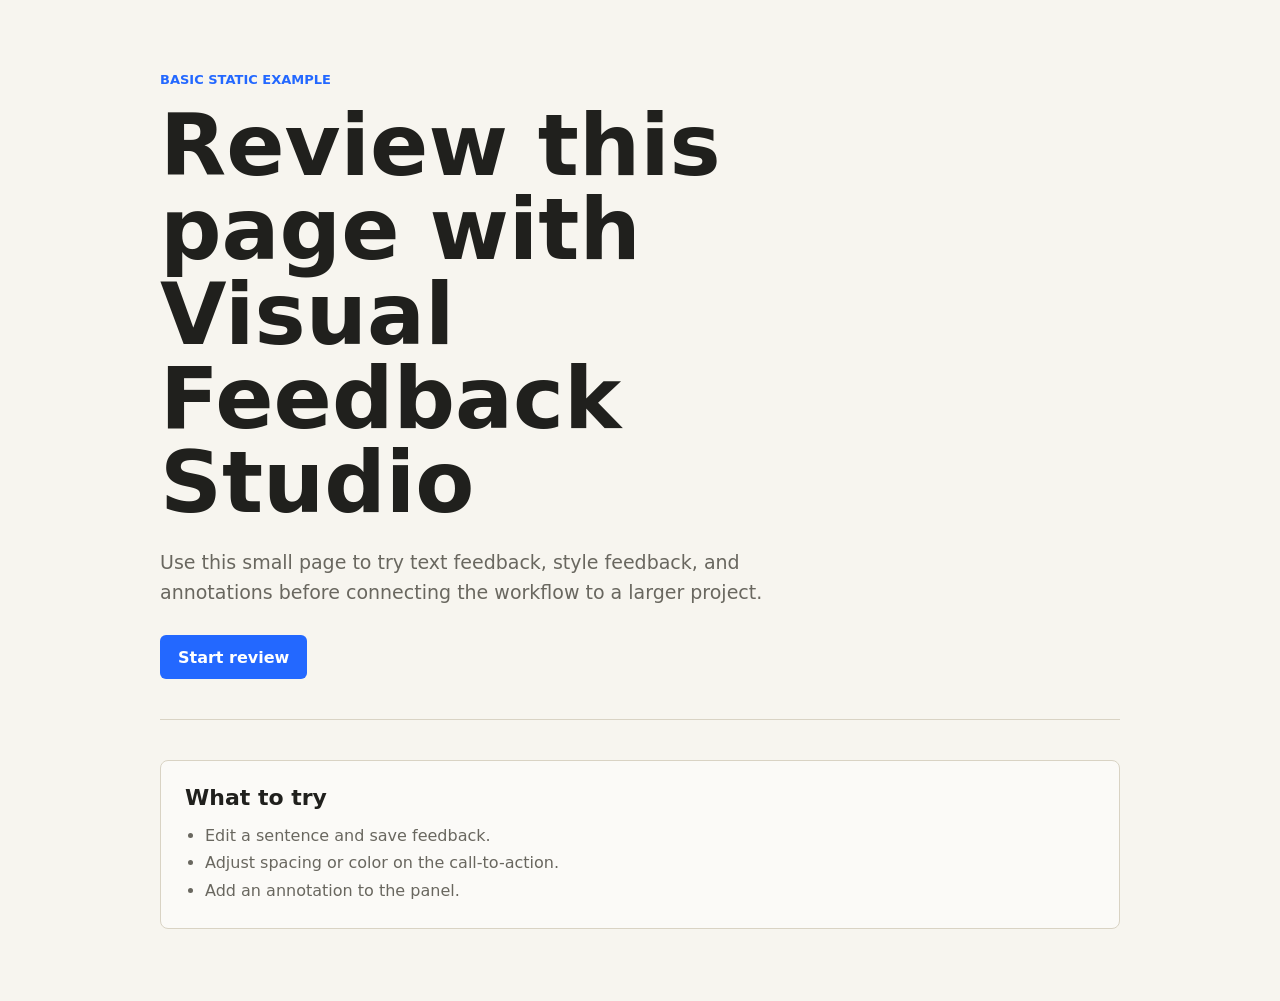
<file: examples/basic-static-preview/index.html>
<!doctype html>
<html lang="en">
  <head>
    <meta charset="utf-8" />
    <meta name="viewport" content="width=device-width, initial-scale=1" />
    <title>Visual Feedback Studio Basic Preview</title>
    <link rel="stylesheet" href="./styles.css" />
  </head>
  <body>
    <main class="page">
      <section class="hero">
        <p class="eyebrow">Basic static example</p>
        <h1>Review this page with Visual Feedback Studio</h1>
        <p class="lede">
          Use this small page to try text feedback, style feedback, and annotations before connecting the workflow to a larger project.
        </p>
        <button class="cta" type="button">Start review</button>
      </section>
      <section class="panel" aria-label="Sample content">
        <h2>What to try</h2>
        <ul>
          <li>Edit a sentence and save feedback.</li>
          <li>Adjust spacing or color on the call-to-action.</li>
          <li>Add an annotation to the panel.</li>
        </ul>
      </section>
    </main>
  </body>
</html>
</file>
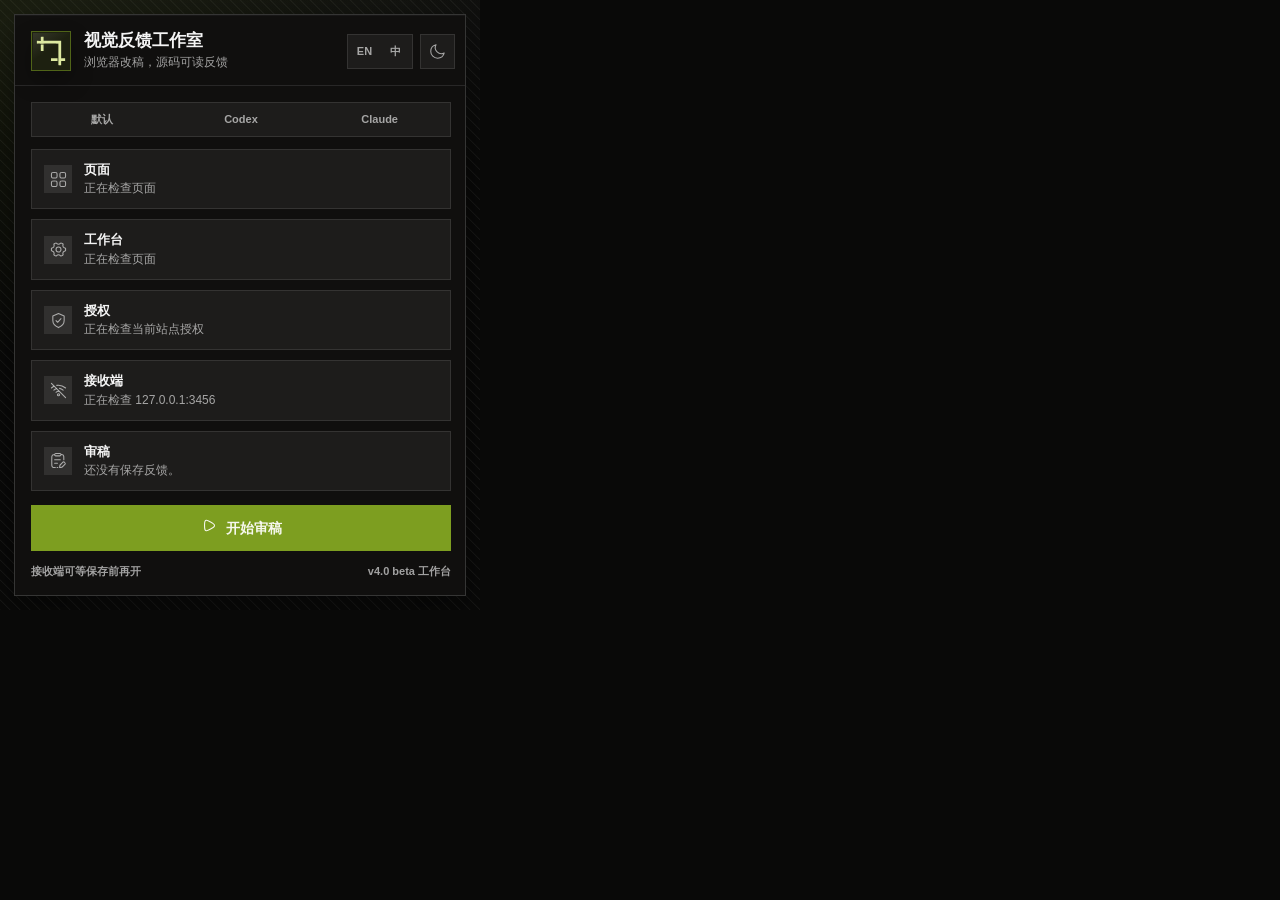
<file: chrome-extension/popup.html>
<!DOCTYPE html>
<html>
<head>
<meta charset="utf-8">
<style>
  :root {
    color-scheme: dark;
    --vfs-bg: #090908;
    --vfs-panel: #100f0e;
    --vfs-field: rgba(244, 244, 244, .055);
    --vfs-field-strong: rgba(244, 244, 244, .095);
    --vfs-line: rgba(244, 244, 244, .16);
    --vfs-line-soft: rgba(244, 244, 244, .105);
    --vfs-text: #F4F4F4;
    --vfs-muted: rgba(244, 244, 244, .64);
    --vfs-accent: #7D9E20;
    --vfs-accent-hover: #8fad29;
    --vfs-accent-soft: rgba(125, 158, 32, .16);
    --vfs-regent: #B9D9EA;
    --vfs-brand-wash: rgba(125, 158, 32, .105);
    --vfs-logo-bg: rgba(125, 158, 32, .12);
    --vfs-logo-color: #DDE9A0;
    --vfs-logo-line: rgba(125, 158, 32, .54);
    --vfs-logo-shine: rgba(244, 244, 244, .11);
    --vfs-success: oklch(74% .12 158);
    --vfs-warning: oklch(78% .13 78);
    --vfs-error: oklch(70% .13 25);
    --vfs-shadow: 0 16px 34px rgba(0,0,0,.36), inset 0 1px 0 rgba(255,255,255,.035);
    --vfs-logo-shadow: 0 10px 22px rgba(0,0,0,.26);
  }

  body.theme-light {
    color-scheme: light;
    --vfs-bg: #F4F4F4;
    --vfs-panel: #FAFAF4;
    --vfs-field: rgba(28, 28, 28, .055);
    --vfs-field-strong: rgba(28, 28, 28, .092);
    --vfs-line: rgba(28, 28, 28, .18);
    --vfs-line-soft: rgba(28, 28, 28, .115);
    --vfs-text: #1C1C1C;
    --vfs-muted: rgba(28, 28, 28, .62);
    --vfs-accent: #6F8C19;
    --vfs-accent-hover: #7D9E20;
    --vfs-accent-soft: rgba(111, 140, 25, .13);
    --vfs-regent: #5B8191;
    --vfs-brand-wash: rgba(111, 140, 25, .09);
    --vfs-logo-bg: rgba(111, 140, 25, .105);
    --vfs-logo-color: #4E6612;
    --vfs-logo-line: rgba(111, 140, 25, .42);
    --vfs-logo-shine: rgba(255, 255, 250, .72);
    --vfs-success: oklch(56% .13 158);
    --vfs-warning: oklch(58% .13 78);
    --vfs-error: oklch(54% .14 25);
    --vfs-shadow: 0 14px 32px rgba(28, 28, 28, .12), inset 0 1px 0 rgba(255,255,255,.7);
    --vfs-logo-shadow: 0 10px 22px rgba(72, 91, 20, .12);
  }

  * { box-sizing: border-box; margin: 0; padding: 0; }

  html {
    width: 480px !important;
    min-width: 480px !important;
    max-width: 480px !important;
    background: var(--vfs-bg);
    overflow: hidden;
  }

  body {
    width: 480px !important;
    min-width: 480px !important;
    max-width: 480px !important;
    background: var(--vfs-bg);
    color: var(--vfs-text);
    font: 13px/1.46 Inter, ui-sans-serif, -apple-system, BlinkMacSystemFont, "Segoe UI", sans-serif;
    overflow: hidden;
    -webkit-font-smoothing: antialiased;
  }

  button {
    font: inherit;
  }

  .shell {
    width: 480px;
    min-width: 480px;
    max-width: 480px;
    padding: 14px;
    background-color: var(--vfs-bg);
    background-image:
      linear-gradient(145deg, var(--vfs-brand-wash), transparent 38%),
      linear-gradient(180deg, rgba(244, 244, 244, .028), transparent 28%),
      repeating-linear-gradient(45deg, var(--vfs-field) 0, var(--vfs-bg) 1px, transparent 0, transparent 50%);
    background-size: auto, auto, 10px 10px;
  }

  .card {
    width: 452px;
    min-width: 452px;
    max-width: 452px;
    border: 1px solid var(--vfs-line);
    border-radius: 0;
    background: var(--vfs-panel);
    box-shadow: var(--vfs-shadow);
    overflow: hidden;
  }

  .top {
    width: 452px;
    min-width: 452px;
    max-width: 452px;
    display: grid;
    grid-template-columns: 1fr auto;
    gap: 14px;
    padding: 16px 16px 14px;
    border-bottom: 1px solid var(--vfs-line-soft);
    align-items: center;
  }

  .brand {
    width: 302px;
    min-width: 302px;
    max-width: 302px;
    display: grid;
    grid-template-columns: 40px 1fr;
    align-items: center;
    gap: 13px;
    min-width: 0;
  }

  .brand-copy {
    min-width: 0;
  }

  .mark {
    position: relative;
    width: 40px;
    height: 40px;
    border: 1px solid var(--vfs-logo-line);
    border-radius: 0;
    background: var(--vfs-logo-bg);
    color: var(--vfs-logo-color);
    box-shadow: var(--vfs-logo-shadow);
    display: grid;
    place-items: center;
    overflow: hidden;
  }

  .mark::before {
    content: "";
    position: absolute;
    inset: 1px;
    border-radius: 0;
    background: linear-gradient(145deg, var(--vfs-logo-shine), transparent 46%);
    pointer-events: none;
  }

  .mark .vfs-hugeicon {
    position: relative;
    width: 30px;
    height: 30px;
  }

  h1 {
    color: var(--vfs-text);
    font-size: 17px;
    font-weight: 780;
    line-height: 1.12;
    letter-spacing: 0;
    white-space: nowrap;
    overflow: hidden;
    text-overflow: ellipsis;
  }

  .subtitle {
    margin-top: 5px;
    color: var(--vfs-muted);
    font-size: 12px;
    font-weight: 520;
    line-height: 1.28;
    max-width: 30ch;
    overflow: hidden;
    text-overflow: ellipsis;
  }

  .toggles {
    display: flex;
    gap: 7px;
    align-items: center;
    flex: none;
  }

  .seg {
    display: grid;
    grid-template-columns: 1fr 1fr;
    gap: 4px;
    padding: 3px;
    border: 1px solid var(--vfs-line-soft);
    border-radius: 0;
    background: var(--vfs-field);
  }

  .agent-row {
    width: 420px;
    min-width: 420px;
    max-width: 420px;
    margin-bottom: 12px;
  }

  .agent-seg {
    grid-template-columns: repeat(3, 1fr);
    width: 420px;
    min-width: 420px;
    max-width: 420px;
  }

  .seg button,
  .icon-btn {
    border: 0;
    border-radius: 0;
    background: transparent;
    color: var(--vfs-muted);
    cursor: pointer;
    display: grid;
    place-items: center;
    transition: background .16s ease, color .16s ease;
  }

  .seg button {
    min-width: 27px;
    height: 27px;
    font-size: 11px;
    font-weight: 760;
  }

  .seg button.active,
  .icon-btn.active {
    background: var(--vfs-accent-soft);
    color: var(--vfs-text);
    box-shadow: inset 0 0 0 1px color-mix(in srgb, var(--vfs-accent) 46%, transparent);
  }

  .icon-btn {
    width: 35px;
    height: 35px;
    border: 1px solid var(--vfs-line-soft);
    border-radius: 0;
    background: var(--vfs-field);
  }

  .seg button:hover,
  .icon-btn:hover,
  .mini-action:hover {
    color: var(--vfs-text);
    border-color: color-mix(in srgb, var(--vfs-accent) 42%, var(--vfs-line-soft));
    background: var(--vfs-field-strong);
  }

  .seg button:focus-visible,
  .icon-btn:focus-visible,
  #activate:focus-visible,
  .mini-action:focus-visible {
    outline: 2px solid color-mix(in srgb, var(--vfs-accent) 72%, transparent);
    outline-offset: 2px;
  }

  .icon-btn .vfs-hugeicon,
  .btn-icon .vfs-hugeicon,
  .status-icon .vfs-hugeicon {
    width: 17px;
    height: 17px;
  }

  .content {
    width: 452px;
    min-width: 452px;
    max-width: 452px;
    padding: 16px 16px 16px;
  }

  .status-list {
    width: 420px;
    min-width: 420px;
    max-width: 420px;
    display: grid;
    gap: 10px;
    margin-bottom: 14px;
  }

  .status-row {
    width: 420px;
    min-width: 420px;
    max-width: 420px;
    display: grid;
    grid-template-columns: 28px minmax(0, 1fr);
    gap: 12px;
    align-items: center;
    min-height: 50px;
    padding: 12px;
    border: 1px solid var(--vfs-line-soft);
    border-radius: 0;
    background: var(--vfs-field);
    min-width: 0;
  }

  .status-icon {
    width: 28px;
    height: 28px;
    border-radius: 0;
    background: var(--vfs-field-strong);
    color: var(--vfs-muted);
    display: grid;
    place-items: center;
  }

  .status-row.ok .status-icon {
    color: var(--vfs-success);
    background: color-mix(in srgb, var(--vfs-success) 13%, var(--vfs-field-strong));
  }

  .status-row.err .status-icon {
    color: var(--vfs-error);
    background: color-mix(in srgb, var(--vfs-error) 10%, var(--vfs-field-strong));
  }

  .status-row.warn .status-icon {
    color: var(--vfs-warning);
    background: color-mix(in srgb, var(--vfs-warning) 12%, var(--vfs-field-strong));
  }

  .status-label {
    color: var(--vfs-text);
    font-size: 13px;
    font-weight: 760;
    line-height: 1.18;
  }

  .status-copy {
    margin-top: 3px;
    color: var(--vfs-muted);
    font-size: 12px;
    line-height: 1.34;
    overflow-wrap: anywhere;
  }

  .status-body {
    width: 356px;
    min-width: 356px;
    max-width: 356px;
  }

  #activate {
    width: 420px;
    min-width: 420px;
    max-width: 420px;
    min-height: 46px;
    border: 1px solid color-mix(in srgb, var(--vfs-accent) 76%, transparent);
    border-radius: 0;
    background: var(--vfs-accent);
    color: #F7F8EF;
    cursor: pointer;
    display: flex;
    align-items: center;
    justify-content: center;
    gap: 8px;
    font-size: 14px;
    font-weight: 760;
    transition: transform .16s ease, filter .16s ease, opacity .16s ease;
  }

  #activate:hover {
    transform: translateY(-1px);
    background: var(--vfs-accent-hover);
    filter: none;
  }

  #activate:active {
    transform: translateY(0);
  }

  #activate.exit {
    border-color: var(--vfs-line);
    background: var(--vfs-field);
    color: var(--vfs-error);
  }

  #activate:disabled {
    cursor: not-allowed;
    opacity: .54;
    transform: none;
  }

  .footer {
    width: 420px;
    min-width: 420px;
    max-width: 420px;
    display: flex;
    justify-content: space-between;
    align-items: center;
    gap: 12px;
    padding-top: 12px;
    color: var(--vfs-muted);
    font-size: 11px;
    font-weight: 650;
  }

  .receiver-note {
    max-width: 250px;
    overflow: hidden;
    white-space: nowrap;
    text-overflow: ellipsis;
  }

  .receiver-actions {
    display: none;
    width: 356px;
    min-width: 356px;
    max-width: 356px;
    align-items: center;
    margin-top: 10px;
  }

  .receiver-actions.visible {
    display: flex;
  }

  .permission-actions {
    display: none;
    width: 356px;
    min-width: 356px;
    max-width: 356px;
    align-items: center;
    margin-top: 10px;
  }

  .permission-actions.visible {
    display: flex;
  }

  .mini-action {
    width: 112px;
    min-height: 34px;
    padding: 0 10px;
    border: 1px solid var(--vfs-line-soft);
    border-radius: 0;
    background: var(--vfs-field-strong);
    color: var(--vfs-text);
    cursor: pointer;
    font-size: 11px;
    font-weight: 720;
    line-height: 1.15;
    white-space: nowrap;
  }

  .status-row.warn {
    align-items: start;
    border-color: color-mix(in srgb, var(--vfs-warning) 28%, var(--vfs-line-soft));
    background:
      linear-gradient(180deg, color-mix(in srgb, var(--vfs-warning) 7%, transparent), transparent 55%),
      var(--vfs-field);
  }
</style>
</head>
<body class="theme-dark">
  <main class="shell">
    <section class="card">
      <div class="top">
        <div class="brand">
          <div class="mark" data-icon="studio" aria-hidden="true"></div>
          <div class="brand-copy">
            <h1 data-i18n="title">视觉反馈工作室</h1>
            <div class="subtitle" data-i18n="subtitle">浏览器改稿，源码可读反馈</div>
          </div>
        </div>
        <div class="toggles">
          <div class="seg" aria-label="Language">
            <button id="lang-en" type="button">EN</button>
            <button id="lang-zh" type="button">中</button>
          </div>
          <button class="icon-btn" id="theme-toggle" type="button" data-icon="dark" aria-label="Theme"></button>
        </div>
      </div>

      <div class="content">
        <div class="agent-row">
          <div class="seg agent-seg" aria-label="Agent">
            <button id="agent-default" type="button" data-i18n="agentDefault">默认</button>
            <button id="agent-codex" type="button">Codex</button>
            <button id="agent-claude" type="button">Claude</button>
          </div>
        </div>

        <div class="status-list">
          <section class="status-row" id="page-row">
            <div class="status-icon" data-icon="dashboard-square-01" aria-hidden="true"></div>
            <div class="status-body">
              <div class="status-label" data-i18n="pageLabel">页面</div>
              <div class="status-copy" id="page-status" data-i18n="loading">正在检查页面</div>
            </div>
          </section>

          <section class="status-row" id="workspace-row">
            <div class="status-icon" data-icon="settings" aria-hidden="true"></div>
            <div class="status-body">
              <div class="status-label" data-i18n="workspaceLabel">工作台</div>
              <div class="status-copy" id="workspace-status" data-i18n="loading">正在检查页面</div>
            </div>
          </section>

          <section class="status-row" id="permission-row">
            <div class="status-icon" data-icon="shield" aria-hidden="true"></div>
            <div class="status-body">
              <div class="status-label" data-i18n="permissionLabel">授权</div>
              <div class="status-copy" id="permission-status" data-i18n="permissionChecking">正在检查当前站点授权</div>
              <div class="permission-actions" id="permission-actions">
                <button class="mini-action" id="permission-action" type="button">授权当前站点</button>
              </div>
            </div>
          </section>

          <section class="status-row" id="receiver-row">
            <div class="status-icon" id="receiver-icon" data-icon="receiverOff" aria-hidden="true"></div>
            <div class="status-body">
              <div class="status-label" data-i18n="receiverLabel">接收端</div>
              <div class="status-copy" id="receiver-status" data-i18n="receiverChecking">正在检查 127.0.0.1:3456</div>
              <div class="receiver-actions" id="receiver-actions">
                <button class="mini-action" id="receiver-action" type="button">复制 setup</button>
              </div>
            </div>
          </section>

          <section class="status-row" id="review-row">
            <div class="status-icon" data-icon="feedback" aria-hidden="true"></div>
            <div class="status-body">
              <div class="status-label" data-i18n="reviewLabel">审稿</div>
              <div class="status-copy" id="review-status" data-i18n="reviewEmpty">还没有保存反馈。</div>
            </div>
          </section>
        </div>

        <button id="activate" type="button">
          <span class="btn-icon" data-icon="start" aria-hidden="true"></span>
          <span data-i18n="start">开始审稿</span>
        </button>

        <div class="footer">
          <span class="receiver-note" id="footer-left" data-i18n="receiverOptional">接收端可等保存前再开</span>
          <span data-i18n="footerRight">v4.0 beta 工作台</span>
        </div>
      </div>
    </section>
  </main>

  <script src="hugeicons.js"></script>
  <script src="popup.js"></script>
</body>
</html>
</file>
<file: examples/basic-static-preview/styles.css>
:root {
  color-scheme: light;
  --bg: #f7f5ef;
  --text: #20201d;
  --muted: #69675f;
  --line: #d9d3c4;
  --accent: #2368ff;
  --accent-ink: #ffffff;
}

* {
  box-sizing: border-box;
}

body {
  margin: 0;
  min-height: 100vh;
  font-family: Inter, ui-sans-serif, system-ui, -apple-system, BlinkMacSystemFont, "Segoe UI", sans-serif;
  color: var(--text);
  background: var(--bg);
}

.page {
  width: min(960px, calc(100% - 32px));
  margin: 0 auto;
  padding: 72px 0;
}

.hero {
  border-bottom: 1px solid var(--line);
  padding-bottom: 40px;
}

.eyebrow {
  margin: 0 0 16px;
  color: var(--accent);
  font-size: 13px;
  font-weight: 700;
  letter-spacing: 0;
  text-transform: uppercase;
}

h1 {
  margin: 0;
  max-width: 760px;
  font-size: clamp(40px, 8vw, 86px);
  line-height: 0.98;
  letter-spacing: 0;
}

.lede {
  max-width: 620px;
  margin: 24px 0 0;
  color: var(--muted);
  font-size: 19px;
  line-height: 1.55;
}

.cta {
  margin-top: 28px;
  min-height: 44px;
  padding: 0 18px;
  border: 0;
  border-radius: 6px;
  color: var(--accent-ink);
  background: var(--accent);
  font: inherit;
  font-weight: 700;
}

.panel {
  margin-top: 40px;
  padding: 24px;
  border: 1px solid var(--line);
  border-radius: 8px;
  background: rgba(255, 255, 255, 0.48);
}

.panel h2 {
  margin: 0 0 12px;
  font-size: 22px;
}

.panel ul {
  margin: 0;
  padding-left: 20px;
  color: var(--muted);
  line-height: 1.7;
}
</file>
